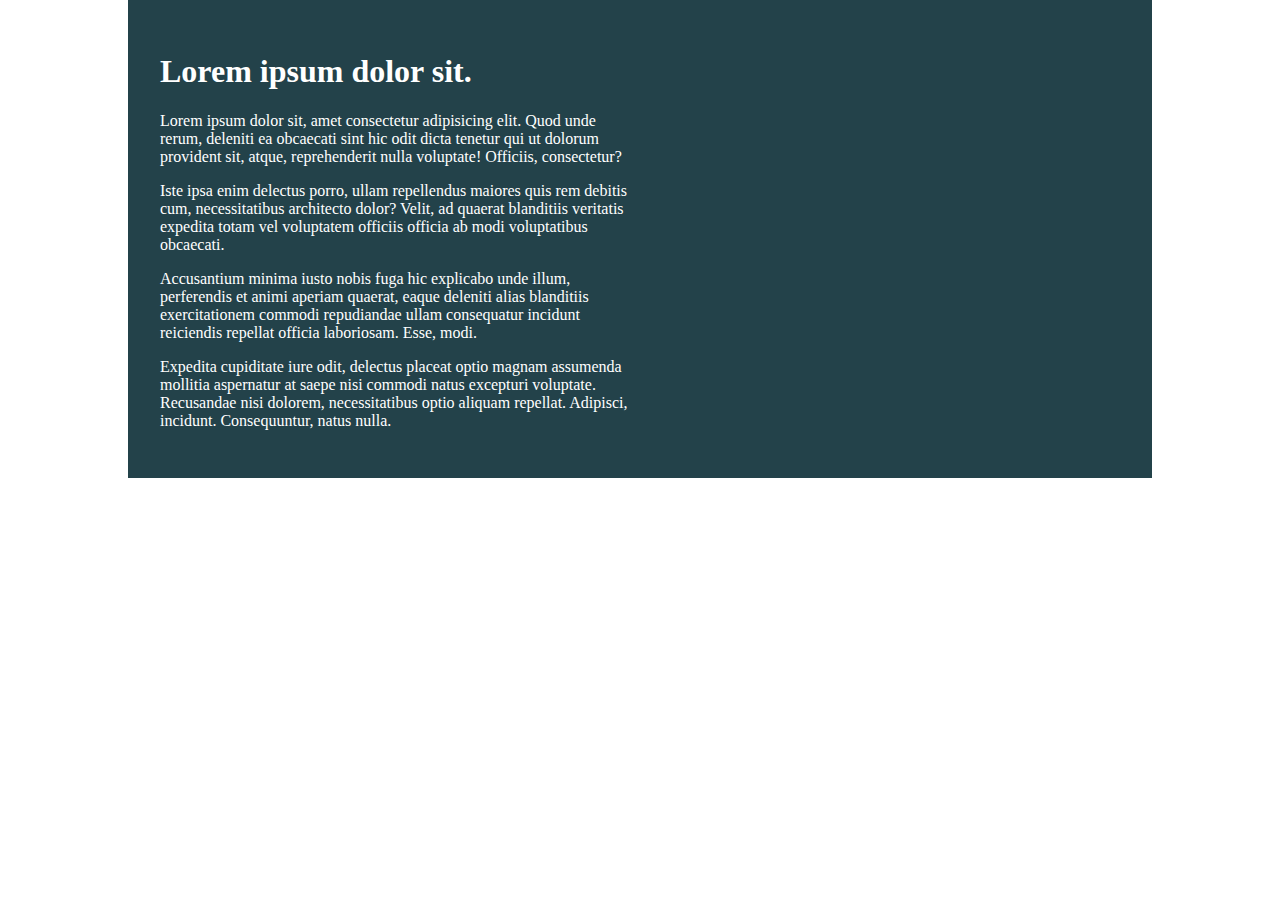
<file: challenge1/index.html>
<!DOCTYPE html>
<html lang="en">

<head>
    <meta charset="UTF-8">
    <meta name="viewport" content="width=device-width, initial-scale=1.0">
    <title>Day 01</title>

    <link rel="stylesheet" href="style.css">
</head>

<body>
    <div class="container">
        <div class="intro-content">
            <h1>Lorem ipsum dolor sit.</h1>
            <p>Lorem ipsum dolor sit, amet consectetur adipisicing elit. Quod unde rerum, deleniti ea obcaecati sint hic
                odit dicta tenetur qui ut dolorum provident sit, atque, reprehenderit nulla voluptate! Officiis,
                consectetur?</p>
            <p>Iste ipsa enim delectus porro, ullam repellendus maiores quis rem debitis cum, necessitatibus architecto
                dolor? Velit, ad quaerat blanditiis veritatis expedita totam vel voluptatem officiis officia ab modi
                voluptatibus obcaecati.</p>
            <p>Accusantium minima iusto nobis fuga hic explicabo unde illum, perferendis et animi aperiam quaerat, eaque
                deleniti alias blanditiis exercitationem commodi repudiandae ullam consequatur incidunt reiciendis
                repellat officia laboriosam. Esse, modi.</p>
            <p>Expedita cupiditate iure odit, delectus placeat optio magnam assumenda mollitia aspernatur at saepe nisi
                commodi natus excepturi voluptate. Recusandae nisi dolorem, necessitatibus optio aliquam repellat.
                Adipisci, incidunt. Consequuntur, natus nulla.</p>
        </div>
    </div>
</body>

</html>
</file>
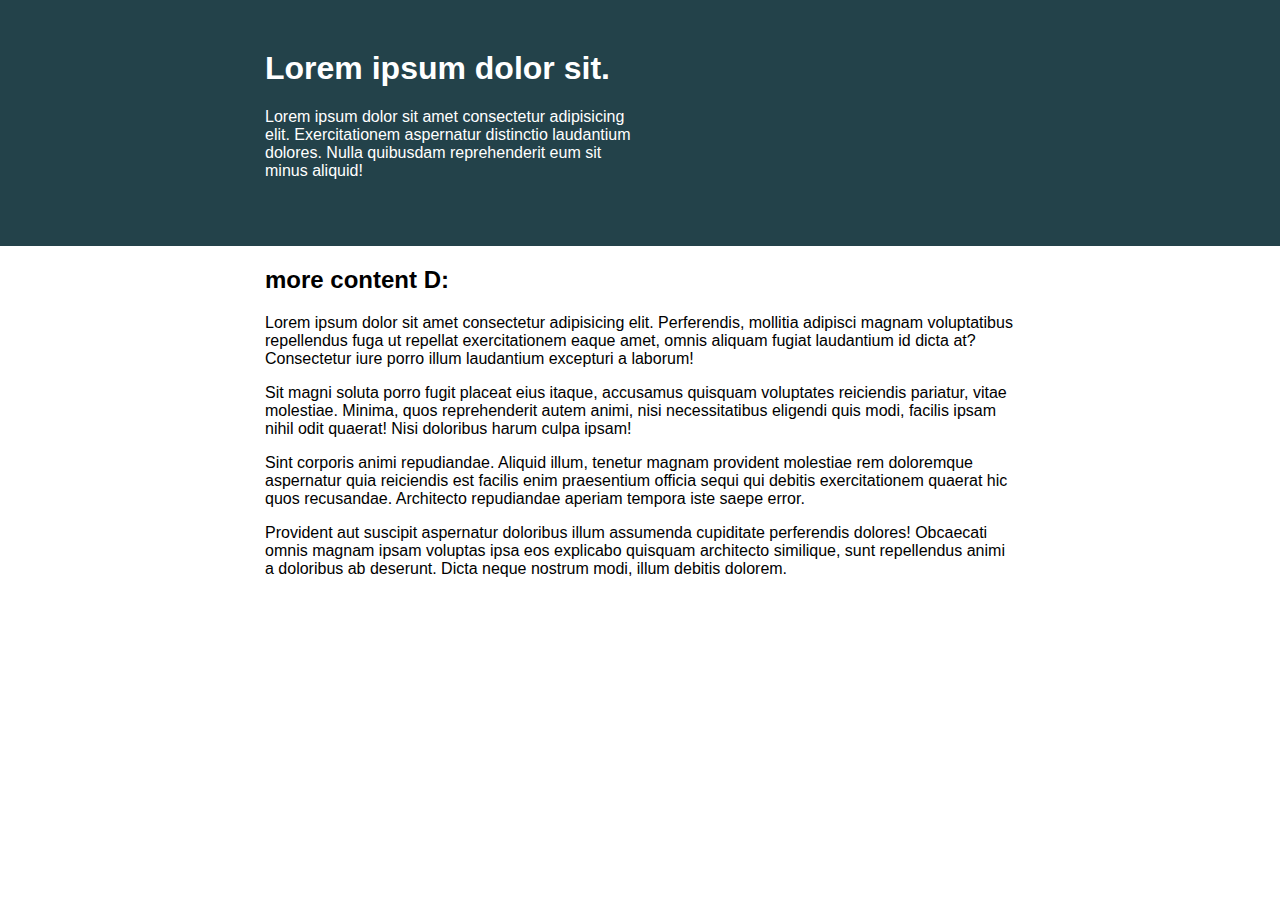
<file: challenge2/index.html>
<!DOCTYPE html>
<html lang="en">
<head> 
    <meta charset="UTF-8">
    <meta name="viewport" content="width=device-width, initial-scale=1.0">
    <title>Day 01</title>
 
    <link rel="stylesheet" href="style.css">
</head>
<body>
    <div class="intro">
        <div class="container">
            <div class="intro-content">
                <h1>Lorem ipsum dolor sit.</h1>
                <p>Lorem ipsum dolor sit amet consectetur adipisicing elit. Exercitationem aspernatur distinctio laudantium dolores. Nulla quibusdam reprehenderit eum sit minus aliquid!</p>
            </div>
        </div>
    </div>
    

    <div class="container">
        <h2>more content D:</h2>
        <p>Lorem ipsum dolor sit amet consectetur adipisicing elit. Perferendis, mollitia adipisci magnam voluptatibus repellendus fuga ut repellat exercitationem eaque amet, omnis aliquam fugiat laudantium id dicta at? Consectetur iure porro illum laudantium excepturi a laborum!</p>
        <p>Sit magni soluta porro fugit placeat eius itaque, accusamus quisquam voluptates reiciendis pariatur, vitae molestiae. Minima, quos reprehenderit autem animi, nisi necessitatibus eligendi quis modi, facilis ipsam nihil odit quaerat! Nisi doloribus harum culpa ipsam!</p>
        <p>Sint corporis animi repudiandae. Aliquid illum, tenetur magnam provident molestiae rem doloremque aspernatur quia reiciendis est facilis enim praesentium officia sequi qui debitis exercitationem quaerat hic quos recusandae. Architecto repudiandae aperiam tempora iste saepe error.</p>
        <p>Provident aut suscipit aspernatur doloribus illum assumenda cupiditate perferendis dolores! Obcaecati omnis magnam ipsam voluptas ipsa eos explicabo quisquam architecto similique, sunt repellendus animi a doloribus ab deserunt. Dicta neque nostrum modi, illum debitis dolorem.</p>
    </div>


</body>
</html>
</file>
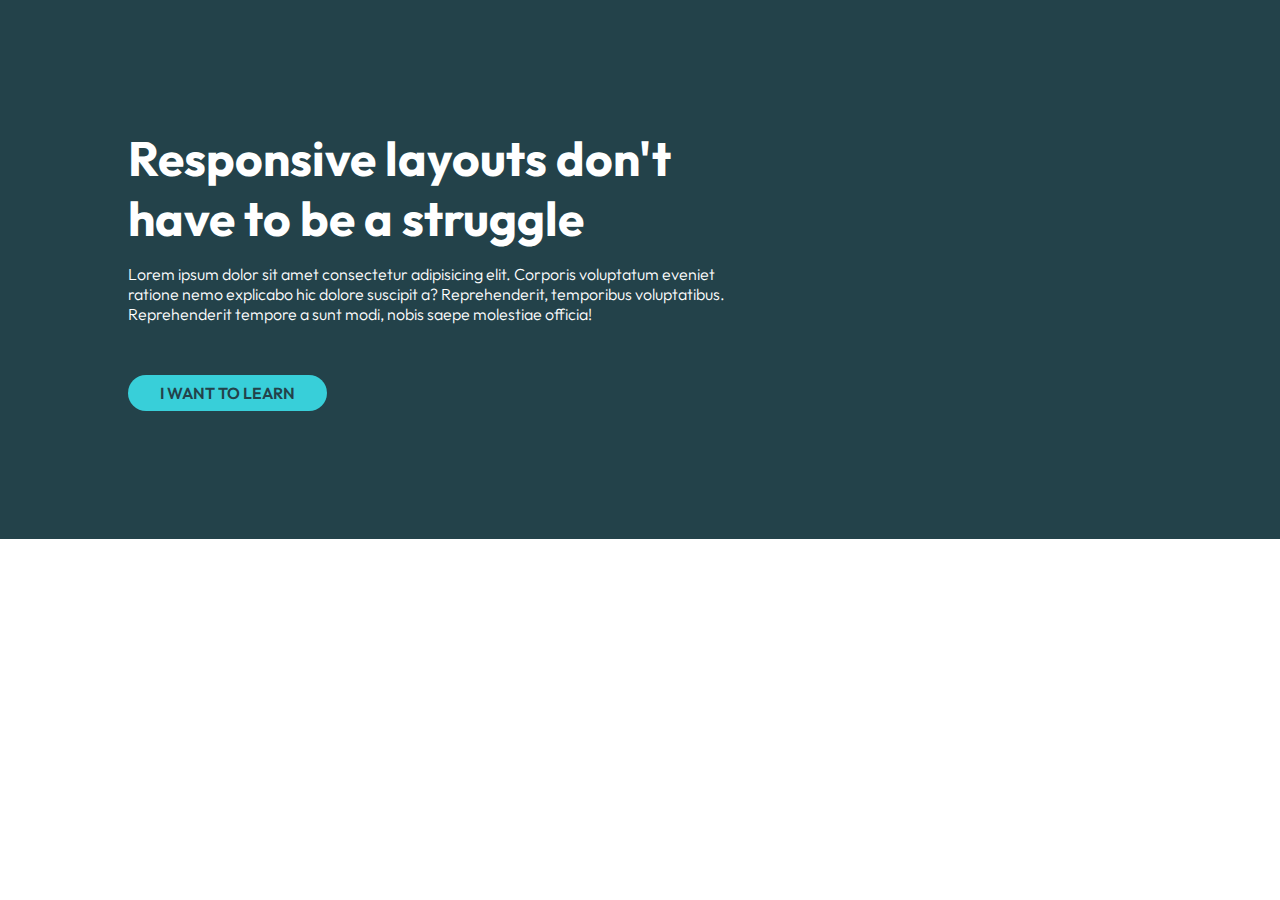
<file: challenge3/index.html>
<!DOCTYPE html>
<html lang="en">
<head>
    <meta charset="UTF-8">
    <meta name="viewport" content="width=device-width, initial-scale=1.0">
    <title>Challenge3</title>
    <link rel="stylesheet" href="style.css">
</head>
<body>
    <div class="text-bg">
        <section class="text">
            <h1>Responsive layouts don't have to be a struggle</h1>
            <p>
                Lorem ipsum dolor sit amet consectetur adipisicing elit. Corporis voluptatum eveniet ratione nemo explicabo 
                hic dolore suscipit a? Reprehenderit, temporibus voluptatibus. Reprehenderit tempore a sunt modi, 
                nobis saepe molestiae officia!
            </p>
            <button>I WANT TO LEARN</button>
        </section>
    </div>
</body>
</html>
</file>
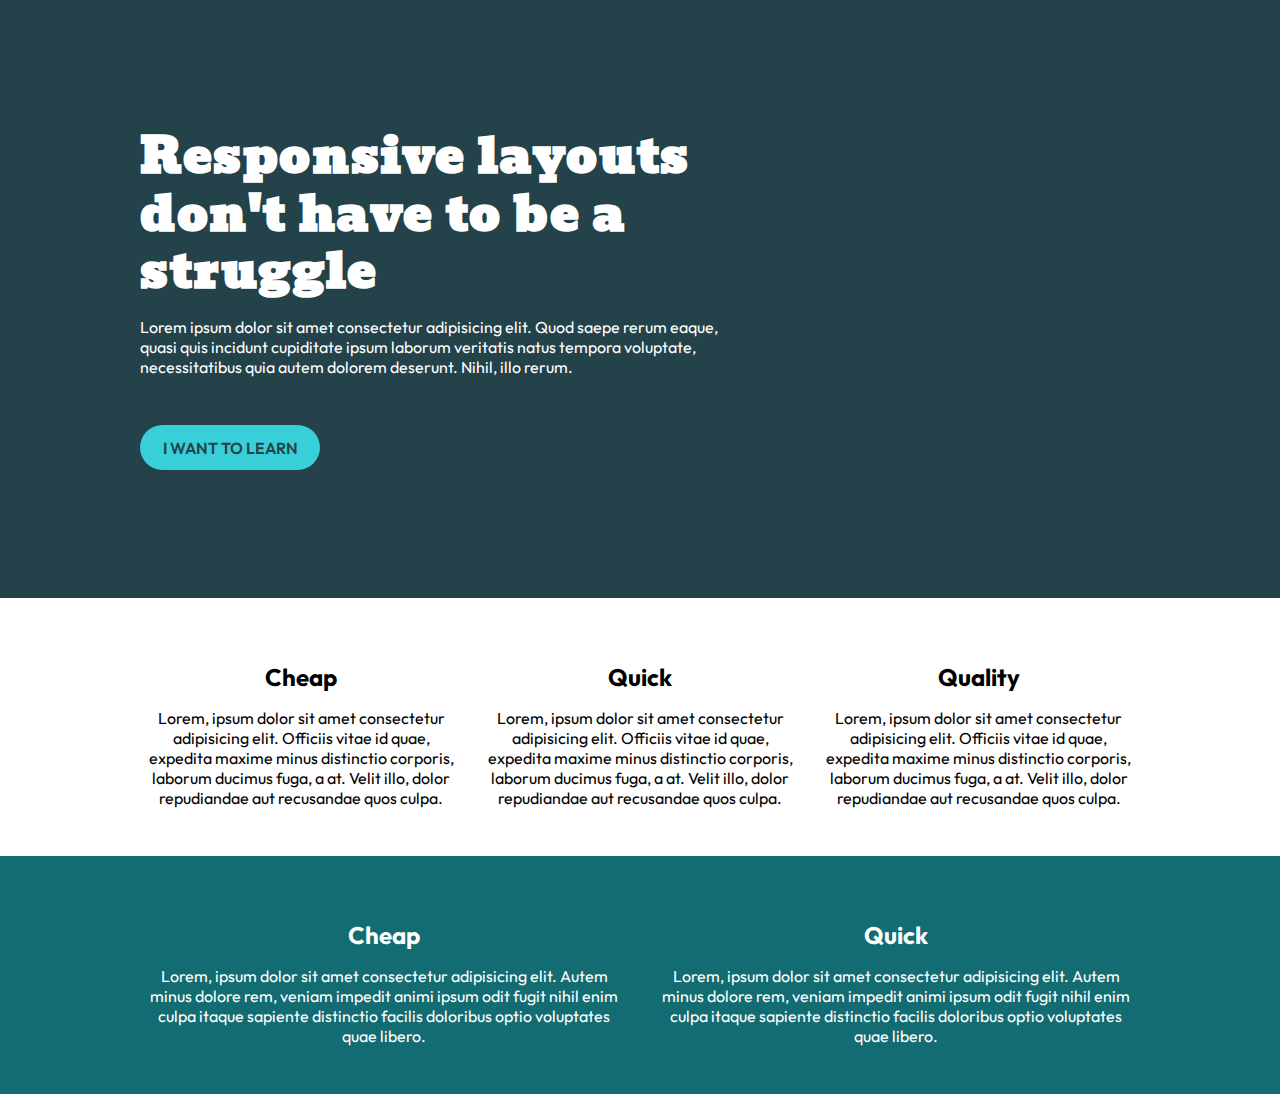
<file: challenge4/index.html>
<!DOCTYPE html>
<html lang="en">
<head>
    <meta charset="UTF-8">
    <meta name="viewport" content="width=device-width, initial-scale=1.0">
    <title>Challenge 3</title>
    <link rel="stylesheet" href="style.css">
</head>
<body>
    <div class="hero">
        <div class="intro">
            <div class="text">
                <h1>Responsive layouts don't have to be a struggle</h1>
                <p>
                    Lorem ipsum dolor sit amet consectetur adipisicing elit. Quod saepe rerum eaque, quasi quis incidunt cupiditate ipsum laborum veritatis natus tempora voluptate, necessitatibus quia autem dolorem deserunt. Nihil, illo rerum.
                </p>
                <button>I want to learn</button>
            </div>
        </div>
    </div>

    <div class="second-part">
        <div class="cols se-one">
            <h2>Cheap</h2>
            <p>
                Lorem, ipsum dolor sit amet consectetur adipisicing elit. Officiis vitae id quae, expedita maxime minus distinctio corporis, laborum ducimus fuga, a at. Velit illo, dolor repudiandae aut recusandae quos culpa.
            </p>
        </div>
        <div class="cols se-two">
            <h2>Quick</h2>
            <p>
                Lorem, ipsum dolor sit amet consectetur adipisicing elit. Officiis vitae id quae, expedita maxime minus distinctio corporis, laborum ducimus fuga, a at. Velit illo, dolor repudiandae aut recusandae quos culpa.
            </p>
        </div>
        <div class="cols se-third">
            <h2>Quality</h2>
            <p>
                Lorem, ipsum dolor sit amet consectetur adipisicing elit. Officiis vitae id quae, expedita maxime minus distinctio corporis, laborum ducimus fuga, a at. Velit illo, dolor repudiandae aut recusandae quos culpa.
            </p>
        </div>
    </div>
    
    <div class="third-wrapper">
        <div class="third-part">
            <div class="colt th-one">
                <h2>Cheap</h2>
                <p>Lorem, ipsum dolor sit amet consectetur adipisicing elit. Autem minus dolore rem, veniam impedit animi ipsum odit fugit nihil enim culpa itaque sapiente distinctio facilis doloribus optio voluptates quae libero.</p>
            </div>
            <div class="colt th-two">
                <h2>Quick</h2>
                <p>Lorem, ipsum dolor sit amet consectetur adipisicing elit. Autem minus dolore rem, veniam impedit animi ipsum odit fugit nihil enim culpa itaque sapiente distinctio facilis doloribus optio voluptates quae libero.</p>
            </div>
        </div>
    </div>
</body>
</html>
</file>
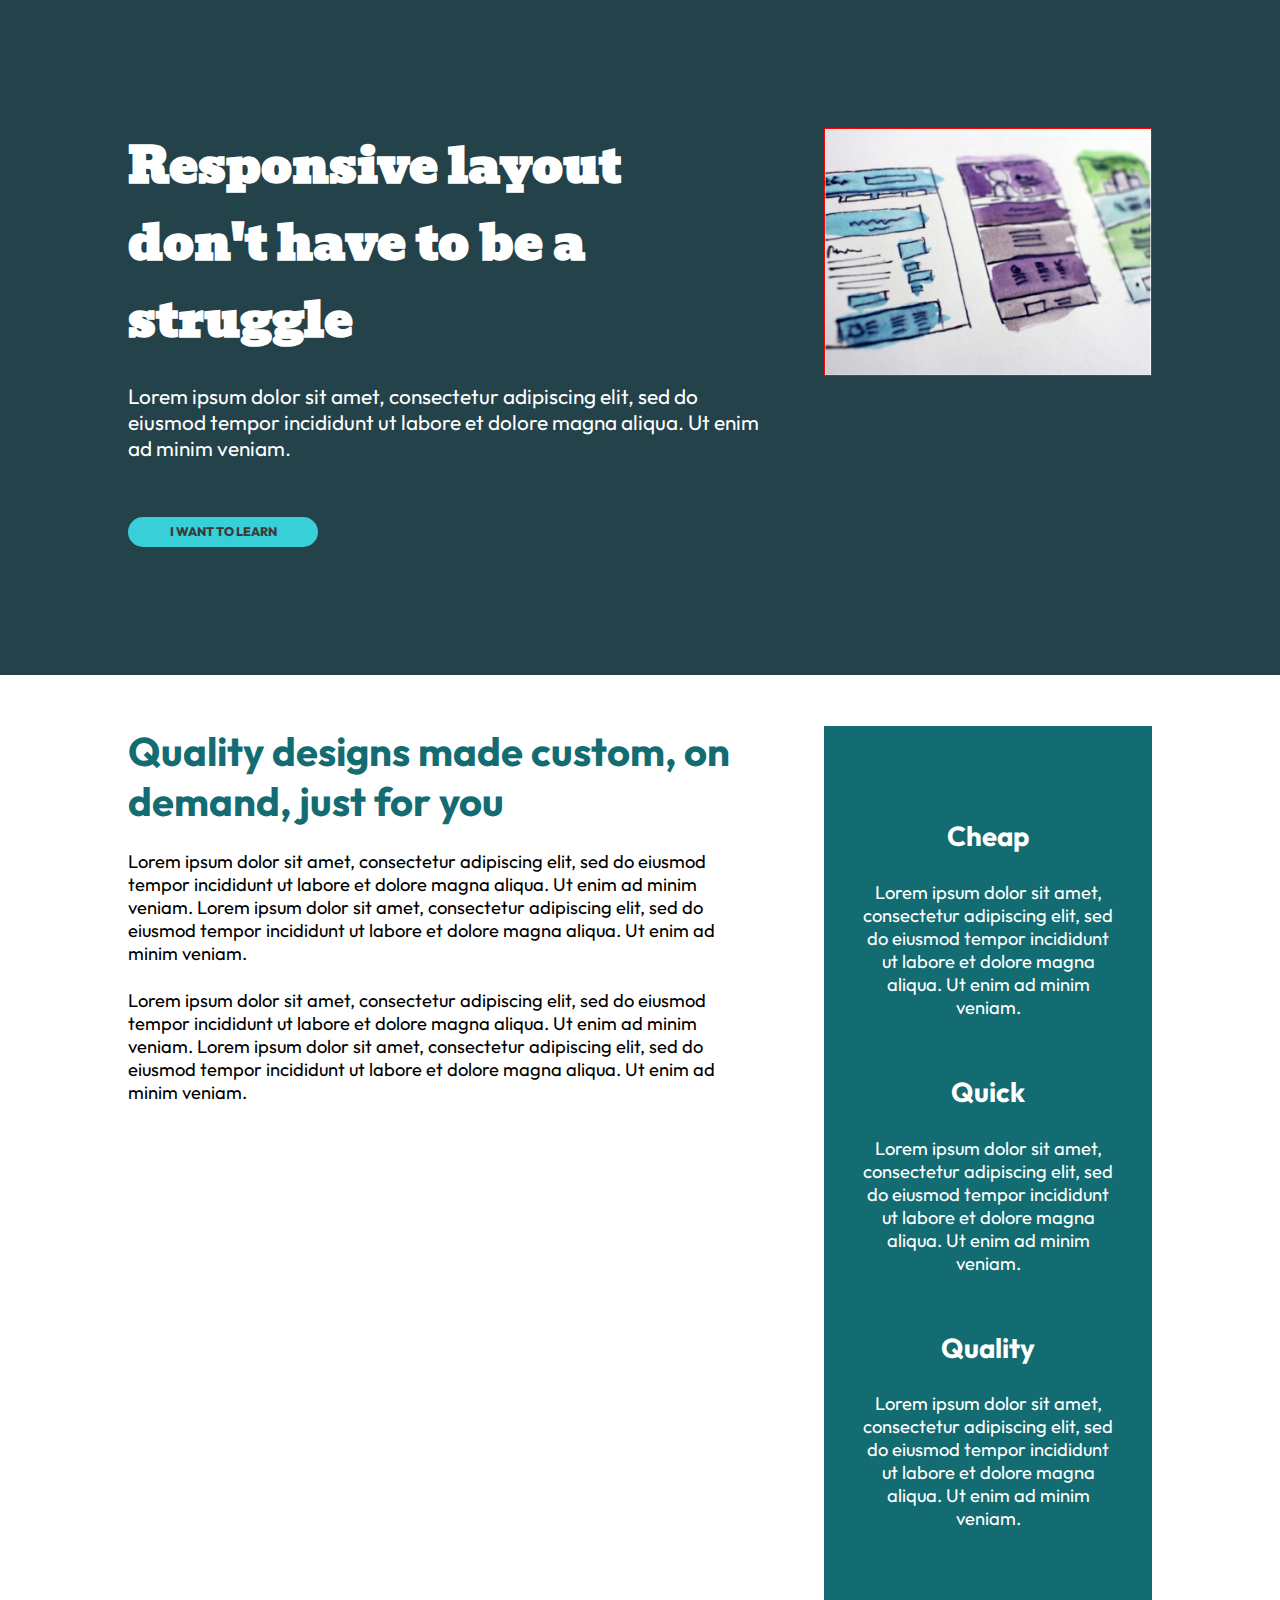
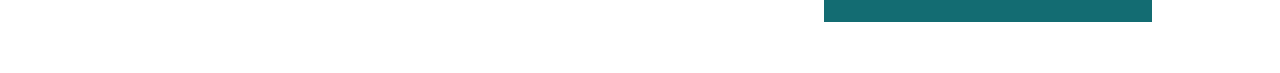
<file: challenge5/index.html>
<!DOCTYPE html>
<html lang="en">
<head>
    <meta charset="UTF-8">
    <meta name="viewport" content="width=device-width, initial-scale=1.0">
    <title>Challenge 5</title>
    <link rel="stylesheet" href="style.css">
</head>
<body>
    <header class="hero">
        <div class="container row">
            <div class="hero__text">
                <h1>Responsive layout don't have to be a struggle</h1>
                <p>
                    Lorem ipsum dolor sit amet, consectetur adipiscing elit, sed do eiusmod 
                    tempor incididunt ut labore et dolore magna aliqua. Ut enim ad minim 
                    veniam.
                </p>
                <a href="">I want to learn</a>
            </div>
            <div class="hero__img">
                <img src="img/hero-img.jpg" alt="">
            </div>
        </div>
    </header>

    <main class="content">
        <div class="container row second">
            <div class="content-1">
                <h2>Quality designs made custom, on demand, just for you</h2>
                <p>
                    Lorem ipsum dolor sit amet, consectetur adipiscing elit, sed do eiusmod 
                    tempor incididunt ut labore et dolore magna aliqua. Ut enim ad minim 
                    veniam. Lorem ipsum dolor sit amet, consectetur adipiscing elit, sed do 
                    eiusmod tempor incididunt ut labore et dolore magna aliqua. Ut enim ad 
                    minim veniam.
                </p>
                <p>
                    Lorem ipsum dolor sit amet, consectetur adipiscing elit, sed do eiusmod 
                    tempor incididunt ut labore et dolore magna aliqua. Ut enim ad minim 
                    veniam. Lorem ipsum dolor sit amet, consectetur adipiscing elit, sed do 
                    eiusmod tempor incididunt ut labore et dolore magna aliqua. Ut enim ad 
                    minim veniam.
                </p>
            </div>
            <div class="content-2">
                <div class="sub content-21">
                    <h2>Cheap</h2>
                    <p> 
                        Lorem ipsum dolor sit amet, 
                        consectetur adipiscing elit, sed do 
                        eiusmod tempor incididunt ut labore et 
                        dolore magna aliqua. Ut enim ad minim 
                        veniam.
                    </p>
                </div>
                <div class="sub content-22">
                    <h2>Quick</h2>
                    <p>
                        Lorem ipsum dolor sit amet, 
                        consectetur adipiscing elit, sed do 
                        eiusmod tempor incididunt ut labore et 
                        dolore magna aliqua. Ut enim ad minim 
                        veniam.
                    </p>
                </div>
                <div class="sub content-23">
                    <h2>Quality</h2>
                    <p>
                        Lorem ipsum dolor sit amet, 
                        consectetur adipiscing elit, sed do 
                        eiusmod tempor incididunt ut labore et 
                        dolore magna aliqua. Ut enim ad minim 
                        veniam.
                    </p>
                </div>
            </div>
        </div>
    </main>
</body>
</html>
</file>
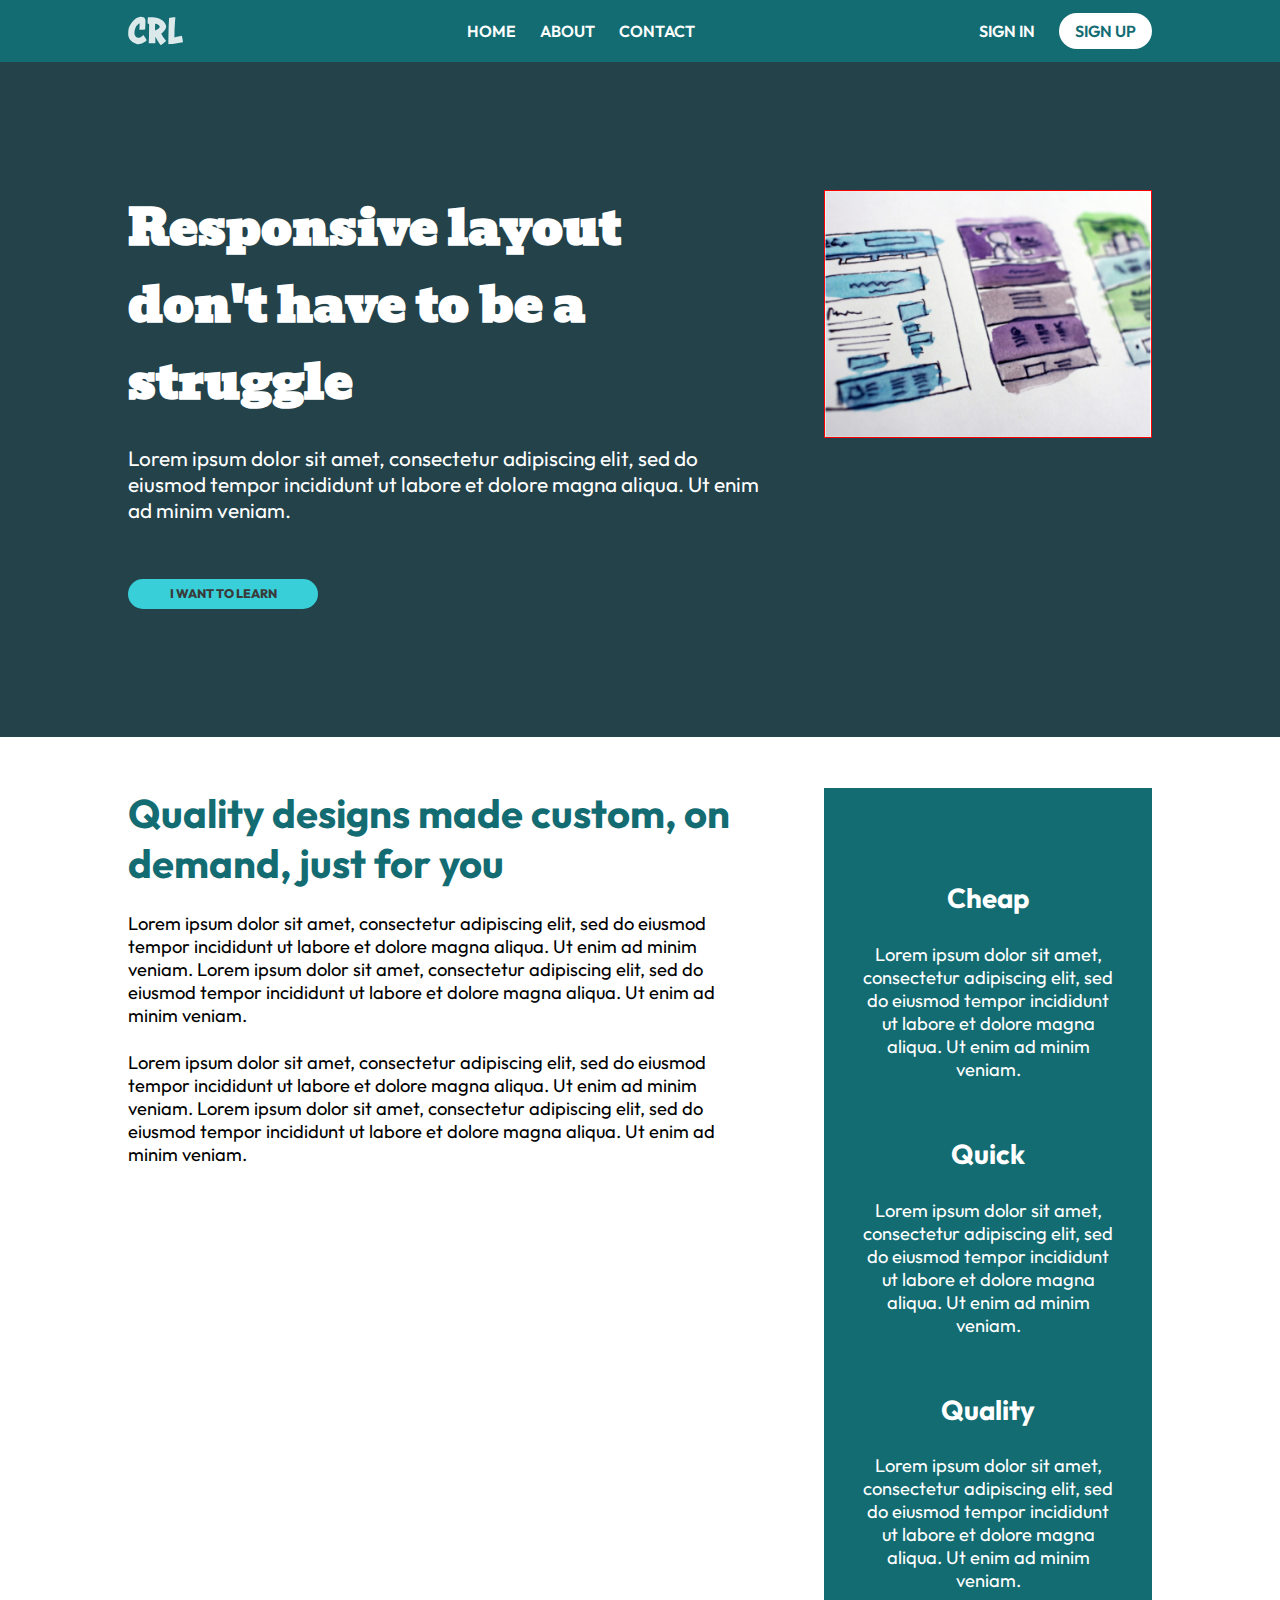
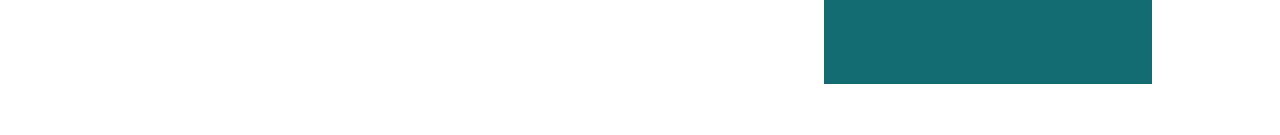
<file: challenge6/index.html>
<!DOCTYPE html>
<html lang="en">
<head>
    <meta charset="UTF-8">
    <meta name="viewport" content="width=device-width, initial-scale=1.0">
    <title>Challenge 5</title>
    <link rel="stylesheet" href="style.css">
</head>
<body>
    <header>
        <nav>
            <ul>
                <li><a href="" class="nav__link"><img src="img/logo.svg" alt=""></a></li>
                <li class="nav__link--right"><a href="" class="nav__link">Home</a></li>
                <li><a href="" class="nav__link">About</a></li>
                <li><a href="" class="nav__link">Contact</a></li>
                <li class="nav__link--right"><a href="" class="nav__link">Sign in</a></li>
                <li><a href="" class="nav__link nav__link--button">Sign up</a></li>
            </ul>
        </nav>
    </header>

    <section class="hero">
        <div class="container row">
            <div class="hero__text">
                <h1>Responsive layout don't have to be a struggle</h1>
                <p>
                    Lorem ipsum dolor sit amet, consectetur adipiscing elit, sed do eiusmod 
                    tempor incididunt ut labore et dolore magna aliqua. Ut enim ad minim 
                    veniam.
                </p>
                <a href="">I want to learn</a>
            </div>
            <div class="hero__img">
                <img src="img/hero-img.jpg" alt="">
            </div>
        </div>
    </section>

    <main class="content">
        <div class="container row second">
            <div class="content-1">
                <h2>Quality designs made custom, on demand, just for you</h2>
                <p>
                    Lorem ipsum dolor sit amet, consectetur adipiscing elit, sed do eiusmod 
                    tempor incididunt ut labore et dolore magna aliqua. Ut enim ad minim 
                    veniam. Lorem ipsum dolor sit amet, consectetur adipiscing elit, sed do 
                    eiusmod tempor incididunt ut labore et dolore magna aliqua. Ut enim ad 
                    minim veniam.
                </p>
                <p>
                    Lorem ipsum dolor sit amet, consectetur adipiscing elit, sed do eiusmod 
                    tempor incididunt ut labore et dolore magna aliqua. Ut enim ad minim 
                    veniam. Lorem ipsum dolor sit amet, consectetur adipiscing elit, sed do 
                    eiusmod tempor incididunt ut labore et dolore magna aliqua. Ut enim ad 
                    minim veniam.
                </p>
            </div>
            <div class="content-2">
                <div class="sub content-21">
                    <h2>Cheap</h2>
                    <p> 
                        Lorem ipsum dolor sit amet, 
                        consectetur adipiscing elit, sed do 
                        eiusmod tempor incididunt ut labore et 
                        dolore magna aliqua. Ut enim ad minim 
                        veniam.
                    </p>
                </div>
                <div class="sub content-22">
                    <h2>Quick</h2>
                    <p>
                        Lorem ipsum dolor sit amet, 
                        consectetur adipiscing elit, sed do 
                        eiusmod tempor incididunt ut labore et 
                        dolore magna aliqua. Ut enim ad minim 
                        veniam.
                    </p>
                </div>
                <div class="sub content-23">
                    <h2>Quality</h2>
                    <p>
                        Lorem ipsum dolor sit amet, 
                        consectetur adipiscing elit, sed do 
                        eiusmod tempor incididunt ut labore et 
                        dolore magna aliqua. Ut enim ad minim 
                        veniam.
                    </p>
                </div>
            </div>
        </div>
    </main>
</body>
</html>
</file>
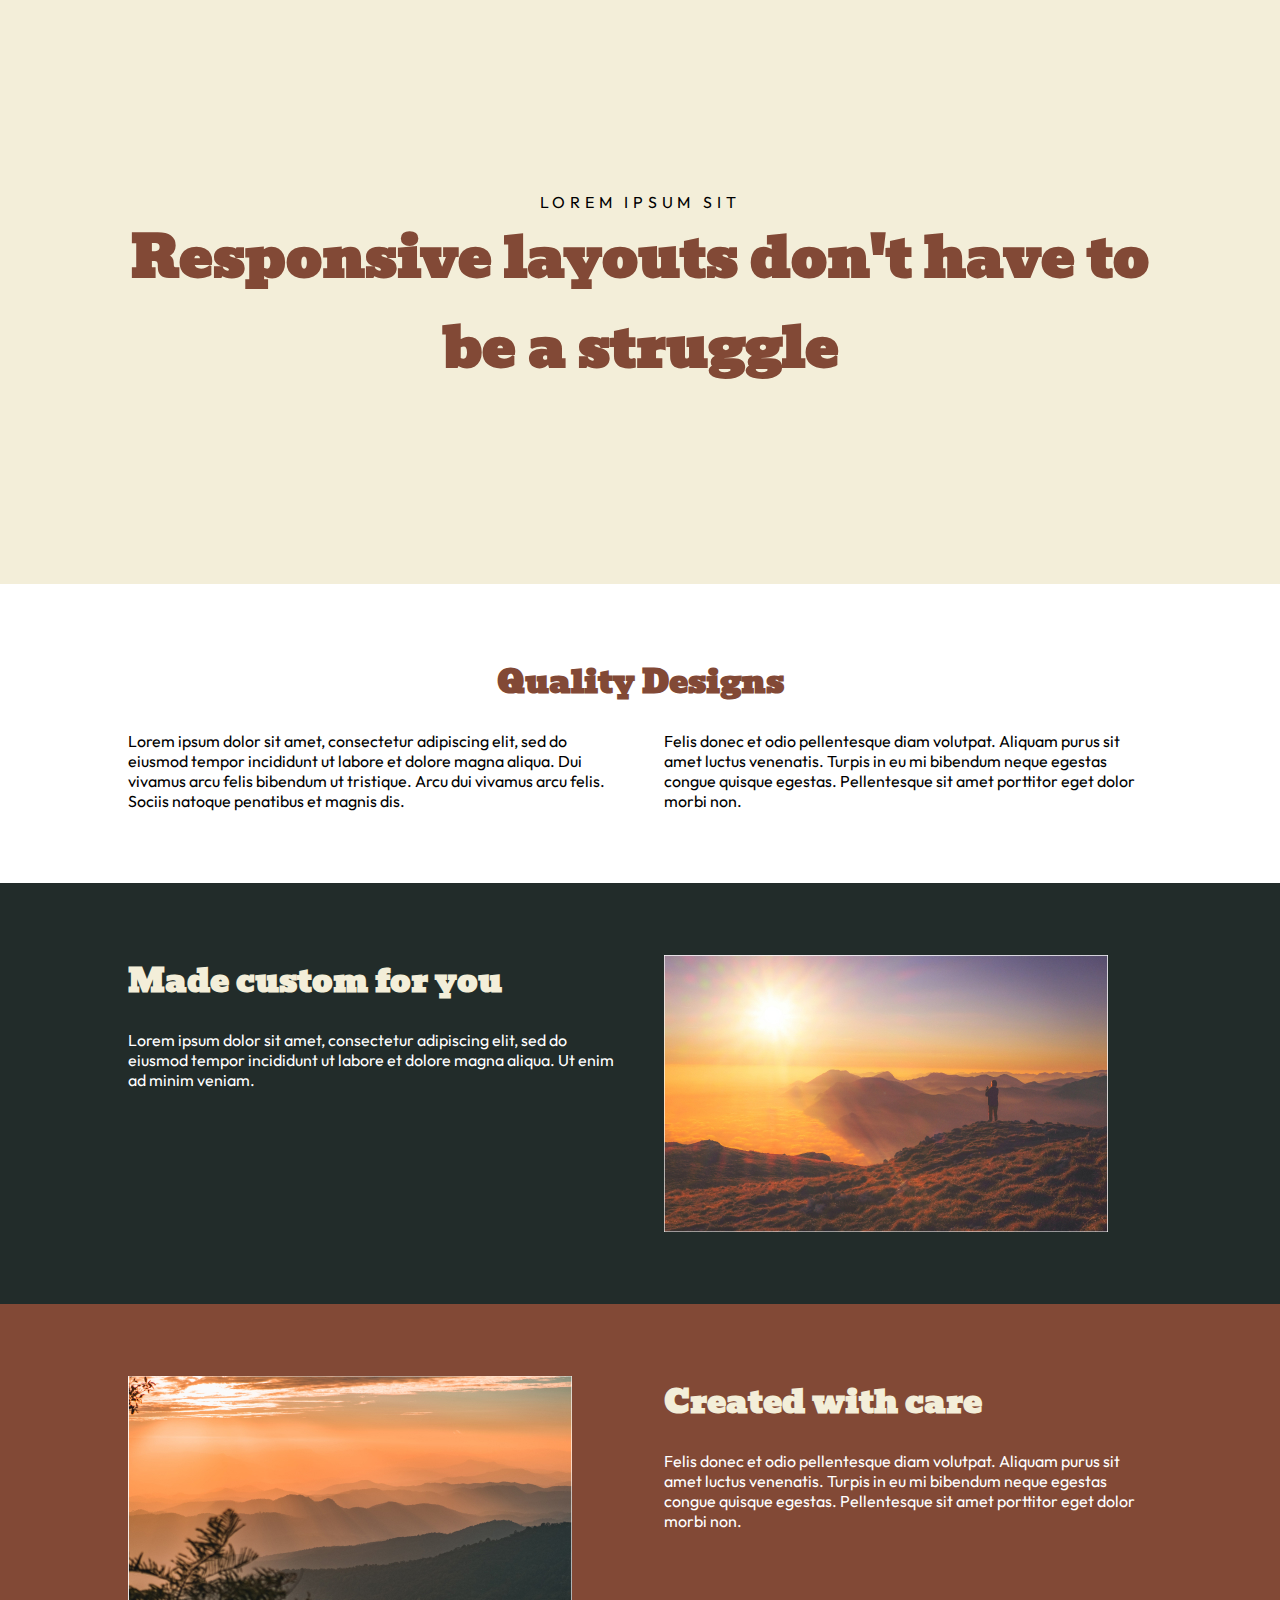
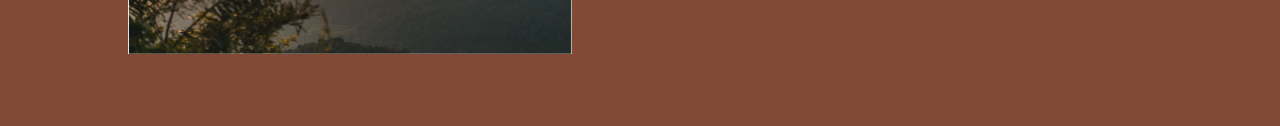
<file: challenge7/index.html>
<!DOCTYPE html>
<html lang="en">
<head>
    <meta charset="UTF-8">
    <meta name="viewport" content="width=device-width, initial-scale=1.0">
    <title>Challenge7</title>
    <link rel="stylesheet" href="style.css">
</head>
<body>
    <header class="hero">
        <section class="container">
            <div class="hero__text">
                <p>Lorem Ipsum Sit</p>
                <h1>Responsive layouts don't have to be a struggle</h1>
            </div>
        </section>
    </header>

    <main class="">
        <section class="container content primary__content">
            <h2>Quality Designs</h2>
            <div class="primary__content--text">
                <p>
                    Lorem ipsum dolor sit amet, consectetur adipiscing elit, 
                    sed do eiusmod tempor incididunt ut labore et dolore 
                    magna aliqua. Dui vivamus arcu felis bibendum ut 
                    tristique. Arcu dui vivamus arcu felis. Sociis natoque 
                    penatibus et magnis dis.
                </p>
                <p>
                    Felis donec et odio pellentesque diam volutpat. Aliquam 
                    purus sit amet luctus venenatis. Turpis in eu mi 
                    bibendum neque egestas congue quisque egestas. 
                    Pellentesque sit amet porttitor eget dolor morbi non.
                </p>
            </div>
        </section>
        <section class="second__content">
            <section class="content">
                <div class="second__content--text">
                    <h2>Made custom for you</h2>
                    <p>
                        Lorem ipsum dolor sit amet, consectetur adipiscing elit, 
                        sed do eiusmod tempor incididunt ut labore et dolore 
                        magna aliqua. Ut enim ad minim veniam.
                    </p>
                </div>
                <div class="second__content--img">
                    <img src="img/image-01.jpg" alt="">
                </div>
            </section>
        </section>
        
        <section class="third__content">
            <section class="content">
                <div class="third__content--text">
                    <h2>Created with care</h2>
                    <p>
                        Felis donec et odio pellentesque diam volutpat. Aliquam 
                        purus sit amet luctus venenatis. Turpis in eu mi 
                        bibendum neque egestas congue quisque egestas. 
                        Pellentesque sit amet porttitor eget dolor morbi non.
                    </p>
                </div>
                <div class="third__content--img">
                    <img src="img/image-02.jpg" alt="">
                </div>
            </section>
        </section>
    </main>
</body>
</html>
</file>
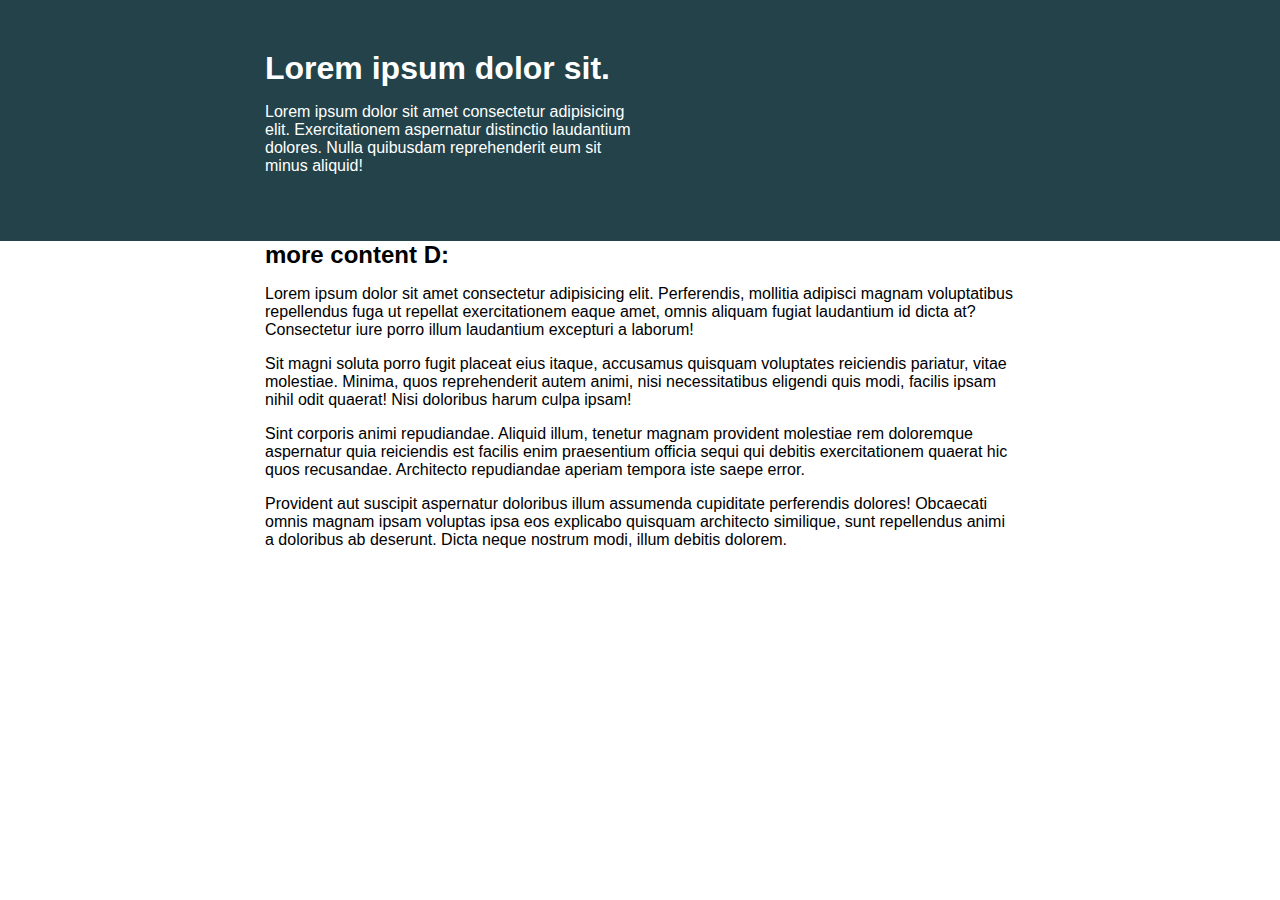
<file: challenge2/challenge02 (1)/index.html>
<!DOCTYPE html>
<html lang="en">
<head> 
    <meta charset="UTF-8">
    <meta name="viewport" content="width=device-width, initial-scale=1.0">
    <title>Day 01</title>
 
    <link rel="stylesheet" href="style.css">
</head>
<body>
    <div class="intro">
        <div class="container">
            <div class="intro-content">
                <h1>Lorem ipsum dolor sit.</h1>
                <p>Lorem ipsum dolor sit amet consectetur adipisicing elit. Exercitationem aspernatur distinctio laudantium dolores. Nulla quibusdam reprehenderit eum sit minus aliquid!</p>
            </div>
        </div>
    </div>

    <div class="container">
        <h2>more content D:</h2>
        <p>Lorem ipsum dolor sit amet consectetur adipisicing elit. Perferendis, mollitia adipisci magnam voluptatibus repellendus fuga ut repellat exercitationem eaque amet, omnis aliquam fugiat laudantium id dicta at? Consectetur iure porro illum laudantium excepturi a laborum!</p>
        <p>Sit magni soluta porro fugit placeat eius itaque, accusamus quisquam voluptates reiciendis pariatur, vitae molestiae. Minima, quos reprehenderit autem animi, nisi necessitatibus eligendi quis modi, facilis ipsam nihil odit quaerat! Nisi doloribus harum culpa ipsam!</p>
        <p>Sint corporis animi repudiandae. Aliquid illum, tenetur magnam provident molestiae rem doloremque aspernatur quia reiciendis est facilis enim praesentium officia sequi qui debitis exercitationem quaerat hic quos recusandae. Architecto repudiandae aperiam tempora iste saepe error.</p>
        <p>Provident aut suscipit aspernatur doloribus illum assumenda cupiditate perferendis dolores! Obcaecati omnis magnam ipsam voluptas ipsa eos explicabo quisquam architecto similique, sunt repellendus animi a doloribus ab deserunt. Dicta neque nostrum modi, illum debitis dolorem.</p>
    </div>
</body>
</html>
</file>
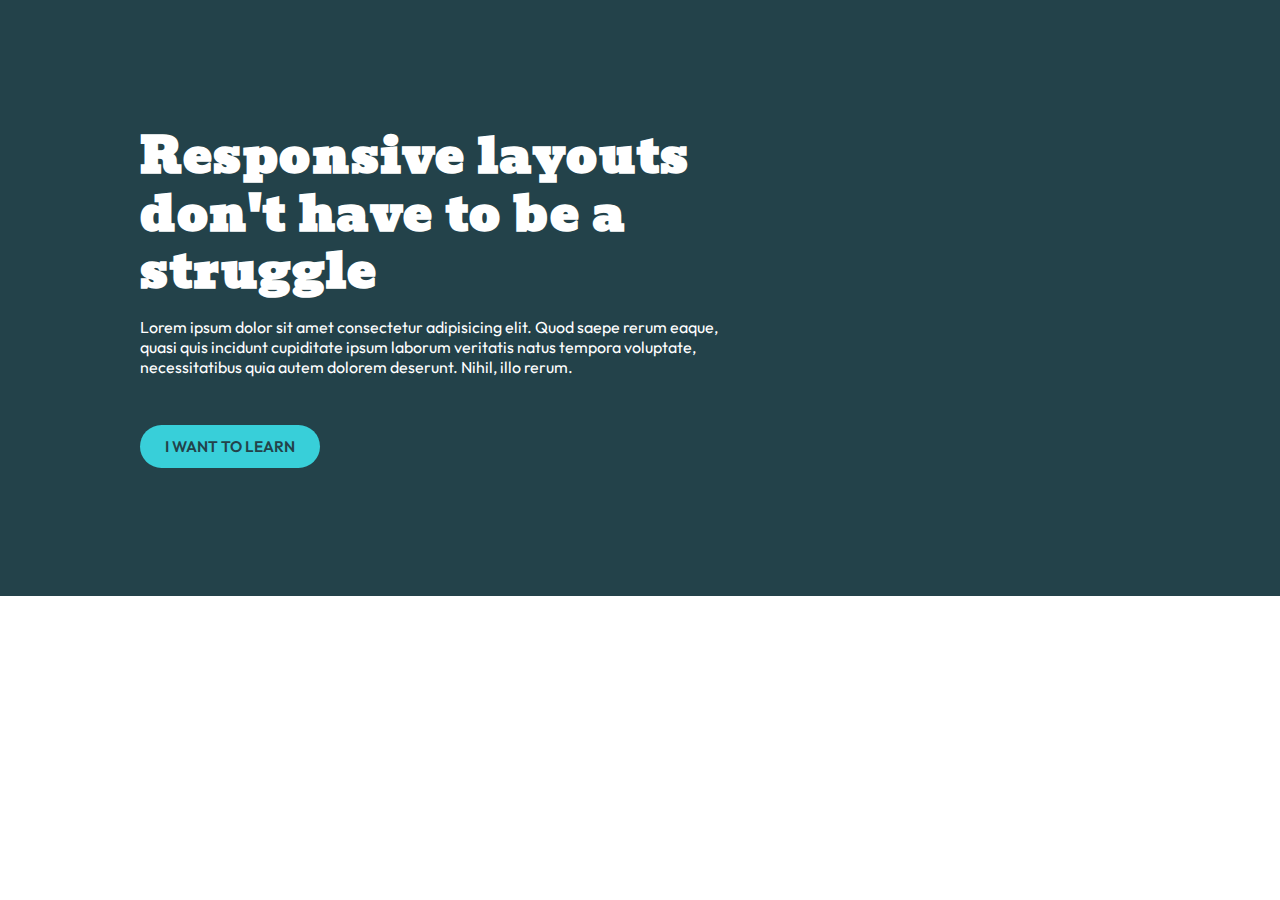
<file: challenge3/cha3/index.html>
<!DOCTYPE html>
<html lang="en">
<head>
    <meta charset="UTF-8">
    <meta name="viewport" content="width=device-width, initial-scale=1.0">
    <title>Challenge 3</title>
    <link rel="stylesheet" href="style.css">
</head>
<body>
    <div class="hero">
        <div class="intro">
            <div class="text">
                <h1>Responsive layouts don't have to be a struggle</h1>
                <p>
                    Lorem ipsum dolor sit amet consectetur adipisicing elit. Quod saepe rerum eaque, quasi quis incidunt cupiditate ipsum laborum veritatis natus tempora voluptate, necessitatibus quia autem dolorem deserunt. Nihil, illo rerum.
                </p>
                <button>I want to learn</button>
            </div>
        </div>
    </div>
</body>
</html>
</file>
<file: challenge1/style.css>
/* INSTRUCTIONS
 *
 * 1) Limit the total width of
 *    the .intro-conent to about half
 *    of it's parent
 *
 * 2) Stop the text from overflowing
 *    out the bottom at small screen
 *    widths
 *
 * You may modify the HTML if needed
 *
 */

* {
  box-sizing: border-box;
}

body {
  margin: 0;
  font-family: bas;
}

.container {
  background: #23424a;
  color: white;

  width: 80%;
  margin: 0 auto;

  padding: 2em;
}

.intro-content {
  width: 50%;
}
</file>
<file: challenge2/style.css>
/* INSTRUCTIONS
 *
 * 1) Keep the text inside .intro-content
 *    in the same place, but have the background
 *    extend from one side of the viewport
 *    to the other, no matter how wide or narrow
 *    the browser is.
 *
 * 2) Limit the maximum width of the text in the
 *    bottom area.
 *
 * You may modify the HTML if needed
 * (you probably should for this challenge)
 *
 */

* {
  box-sizing: border-box;
}

body {
  margin: 0;
  font-family: sans-serif;
}

.container {
  width: 100%;
  max-width: 750px;
  margin: 0 auto;
}

.intro-content {
  width: 50%;
}

h1 {
  margin-top: 0;
}

.intro {
  margin: 0;
  background-color: #23424A;
  color: white;
  padding: 50px 0;
}
</file>
<file: challenge3/style.css>
@import url('https://fonts.googleapis.com/css2?family=Basic&family=Outfit:wght@100..900&family=Roboto:ital,wght@0,100;0,300;0,400;0,500;0,700;0,900;1,100;1,300;1,400;1,500;1,700;1,900&display=swap');
:root{
    --bg: #23424A;
    --bg-button:  #38CFD9;
    --button: #136C72;
    --font: "Outfit";
    --text-font: "Roboto";
}

html {
    box-sizing: border-box;
}

*,
*::before,
*::after {
    box-sizing: inherit;
}

h1, h2, h3, h4 {
    margin: 0;
}

body {
    margin: 0;
    padding: 0;
    color: #ffffff;
    font-family: var(--font);
}

.text-bg {
    background-color: var(--bg);
}

.text {
    width: 70%;
    max-width: 1200px;
    padding: 10vw;
}

.text h1 {
    font-size: 3rem;
}

.text p {
    font-weight: 300;
    margin-bottom: 4vw;
}

button {
    font-size: 1rem;
    padding: 0.5em 2em;
    border-radius: 100px;
    border: 0px;
    background-color: var(--bg-button);
    font-family: var(--font);
    font-weight: 600;
    color: var(--bg);
}
</file>
<file: challenge4/style.css>
@import url('https://fonts.googleapis.com/css2?family=Alfa+Slab+One&family=Bevan:ital@0;1&family=Outfit:wght@100..900&display=swap');

:root {
    --alfa: "Alfa Slab One";
    --outfit: "Outfit";
    --bevan: "Bevan";
    --bg: #23424A;
    --button-font: #136C72;
    --button-bg: #38CFD9;
    --white: #ffffff;
}

html {
    box-sizing: border-box;
}

*,
*:before,
*:after {
    box-sizing: inherit;
}

h1, h2, h3, h4, p {
    margin: 0;
}

body {
    margin: 0;
    padding: 0;
    font-family: var(--outfit);
}

.hero {
    background-color: var(--bg);
    color: var(--white);
}

.intro {
    width: 80%;
    margin: 0 auto;
    max-width: 1000px;
    padding: 8rem 0;
}

.text {
    width: 60%;
}

.text h1 {
    font-family: var(--bevan);
    font-size: 3rem;
    line-height: 1.2;
    letter-spacing: 0.1rem;
    margin-bottom: 1rem;
}

.text p {
    margin-bottom: 3rem;
}

.text button {
    background-color: var(--button-bg);
    color: var(--bg);
    width: 30%;
    padding: 0.8em;
    border-radius: 50px;
    border: 0px var(--button-bg);
    font-family: var(--outfit);
    font-size: 1em;
    font-weight: 600;
    text-transform: uppercase;
}

.text button:hover, button:focus {
    opacity: 0.75;
}

.second-part {
    width: 80%;
    max-width: 1000px;
    margin: 3rem auto;
    display: flex;
    gap: 1rem;
}

.second-part .cols {
    text-align: center;
}

.second-part .cols h2 {
    margin: 1rem 0;
}

.third-wrapper {
    background-color: #136C72;
    color: var(--white);
    padding: 3em 0;
}

.third-part {
    width: 80%;
    max-width: 1000px;
    margin: auto;
    display: flex;
    gap: 1.5rem;
}

.third-part .colt {
    text-align: center;
}

.third-part .colt h2 {
    margin: 1rem auto;
}
</file>
<file: challenge5/style.css>
@import url('https://fonts.googleapis.com/css2?family=Alfa+Slab+One&family=Bevan:ital@0;1&family=Outfit:wght@100..900&display=swap');

:root {
    --alfa: "Alfa Slab One";
    --outfit: "Outfit";
    --bevan: "Bevan";
    --dk-green: #23424A;
    --dk-gray: #3A3A3A;
    --mid-green: #136C72;
    --light-green: #38CFD9;
    --white: #ffffff;
    --black: #000000;
}

html  {
    box-sizing: border-box;
}

*,
*::before,
*::after {
    box-sizing: inherit;
}

h1, h2, h3, h4, p {
    margin: 0;
}

img {
    max-width: 100%;
    display: block;
}

body {
    margin: 0;
    padding: 0;
    font-family: var(--outfit);
}

.hero {
    background-color: var(--dk-green);
    color: var(--white);
    padding: 8rem 0;
}

.container {
    width: 80%;
    margin: 0 auto;
    max-width: 1200px;
    font-size: 1.3rem;
}

.row {
    display: flex;
    justify-content: space-between;
}

.hero__text {
    width: 62%;
    display: flex;
    flex-direction: column;
    gap: 1.5rem;
}

.hero__img {
    width: 32%;
    border: 1px solid red;
    align-self: flex-start;
}

.hero__text h1 {
    font-family: var(--bevan);
    font-size: 3rem;
}

.hero__text a {
    margin-top: 2rem;
    text-decoration: 0;
    text-transform: uppercase;
    text-align: center;
    font-size: 0.6em;
    font-weight: 800;
    background-color: var(--light-green);
    color: var(--dk-gray);
    width: 30%;
    padding: 0.6em;
    border-radius: 1000px;
}

.content {
    padding: 3.2rem 0;
}

.second {
    font-size: 1.15rem;
}

.content-1 {
    width: 62%;
    display: flex;
    flex-direction: column;
    gap: 1.5rem;
}

.content-1 h2 {
    color: var(--mid-green);
    font-size: 2.5rem;
}

.content-2 {
    width: 32%;
    padding: 2em;
    background-color: var(--mid-green);
    color: var(--white);
    text-align: center;
}

.content-2 .sub {
    margin: 3em auto;
}

.content-2 .sub h2 {
    margin-bottom: 1em;
}
</file>
<file: challenge6/style.css>
@import url('https://fonts.googleapis.com/css2?family=Alfa+Slab+One&family=Bevan:ital@0;1&family=Outfit:wght@100..900&display=swap');

:root {
    --alfa: "Alfa Slab One";
    --outfit: "Outfit";
    --bevan: "Bevan";
    --dk-green: #23424A;
    --dk-gray: #3A3A3A;
    --mid-green: #136C72;
    --light-green: #38CFD9;
    --white: #ffffff;
    --black: #000000;
}

html  {
    box-sizing: border-box;
}

*,
*::before,
*::after {
    box-sizing: inherit;
}

h1, h2, h3, h4, p {
    margin: 0;
}

img {
    max-width: 100%;
    display: block;
}

body {
    margin: 0;
    padding: 0;
    font-family: var(--outfit);
}

.hero {
    background-color: var(--dk-green);
    color: var(--white);
    padding: 8rem 0;
}

.container {
    width: 80%;
    margin: 0 auto;
    max-width: 1200px;
    font-size: 1.3rem;
}

.row {
    display: flex;
    justify-content: space-between;
}

.hero__text {
    width: 62%;
    display: flex;
    flex-direction: column;
    gap: 1.5rem;
}

.hero__img {
    width: 32%;
    border: 1px solid red;
    align-self: flex-start;
}

.hero__text h1 {
    font-family: var(--bevan);
    font-size: 3rem;
}

.hero__text a {
    margin-top: 2rem;
    text-decoration: 0;
    text-transform: uppercase;
    text-align: center;
    font-size: 0.6em;
    font-weight: 800;
    background-color: var(--light-green);
    color: var(--dk-gray);
    width: 30%;
    padding: 0.6em;
    border-radius: 1000px;
}

.content {
    padding: 3.2rem 0;
}

.second {
    font-size: 1.15rem;
}

.content-1 {
    width: 62%;
    display: flex;
    flex-direction: column;
    gap: 1.5rem;
}

.content-1 h2 {
    color: var(--mid-green);
    font-size: 2.5rem;
}

.content-2 {
    width: 32%;
    padding: 2em;
    background-color: var(--mid-green);
    color: var(--white);
    text-align: center;
}

.content-2 .sub {
    margin: 3em auto;
}

.content-2 .sub h2 {
    margin-bottom: 1em;
}

header {
    background-color: var(--mid-green);
    padding: 1rem 0;
}

nav {
    width: 80%;
    margin: 0 auto;
    max-width: 1200px;
}

ul {
    margin: 0;
    padding: 0;
    display: flex;
    gap: 1.5rem;
    align-items: center;
}

li {
    list-style: none;
    
}

a {
    text-decoration: none;
    color: var(--white);
    text-transform: uppercase;
    font-weight: 600;
}

.nav__link--button {
    background-color: var(--white);
    color: var(--mid-green);
    padding: 0.5rem 1rem;
    border-radius: 10000px;
}

.nav__link--right {
    /* text-align: right; */
    margin-left: auto;
}
</file>
<file: challenge7/style.css>
@import url('https://fonts.googleapis.com/css2?family=Alfa+Slab+One&family=Bevan:ital@0;1&family=Outfit:wght@100..900&display=swap');

:root {
    --alfa: "Alfa Slab One";
    --bevan: "Bevan";
    --outfit: "Outfit";
    --beige: #F3EED9;
    --brown:  #824936;
    --gray:  #222C2A;
    --white: #ffffff;
}

html {
    box-sizing: border-box;
}

*,
*::before,
*::after {
    box-sizing: inherit;
}

h1, h2, h3, h4, p {
    margin: 0;
}

img {
    max-width: 100%;
    display: block;
}

body {
    margin: 0;
    padding: 0;
    font-family: var(--outfit);
}

.hero {
    background-color: var(--beige);
    padding: 12rem 0;
}

.container {
    width: 80%;
    margin: 0 auto;
    max-width: 1200px;
}

.container .hero__text {
    text-align: center;
}

.container .hero__text h1 {
    font-family: var(--bevan);
    font-size: 3.5rem;
    color: var(--brown);
}

.container .hero__text p {
    text-transform: uppercase;
    letter-spacing: 0.3rem;
}

.content {
    padding: 4.5rem 0;
    width: 80%;
    margin: 0 auto;
    max-width: 1200px;
}

.primary__content h2 {
    text-align: center;
    margin-bottom: 1.5rem;
    font-family: var(--bevan);
    font-size: 2rem;
    color: var(--brown);
}

.primary__content .primary__content--text {
    display: flex;
    gap: 3rem;
}

.primary__content .primary__content--text p {
    width: 50%;
}

.second__content {
    background-color: var(--gray);
    color: var(--white);
}

.second__content .content {
    display: flex;
    gap: 3rem;
}

.second__content .content .second__content--text {
    width: 50%;
}

.second__content .content .second__content--text h2 {
    margin-bottom: 1.5rem;
    font-family: var(--bevan);
    font-size: 2rem;
    color: var(--beige);
}

.second__content .content .second__content--img {
    width: 50%;
    border: 0px;
}

.second__content--img img {
    border: 0px;
}

.third__content {
    background-color: var(--brown);
    color: var(--white);
}

.third__content .content {
    display: flex;
    flex-direction: row-reverse;
    gap: 3rem;
}

.third__content .content .third__content--text {
    width: 50%;
}

.third__content .content .third__content--text h2 {
    margin-bottom: 1.5rem;
    font-family: var(--bevan);
    font-size: 2rem;
    color: var(--beige);
}

.third__content .content .third__content--img {
    width: 50%;
    border: 0px;
}

.third__content--img img {
    border: 0px;
}
</file>
<file: challenge2/challenge02 (1)/style.css>
/* INSTRUCTIONS
 *
 * 1) Keep the text inside .intro-content
 *    in the same place, but have the background
 *    extend from one side of the viewport
 *    to the other, no matter how wide or narrow
 *    the browser is.
 *
 * 2) Limit the maximum width of the text in the
 *    bottom area.
 *
 * You may modify the HTML if needed
 * (you probably should for this challenge)
 *
 */

* {
  box-sizing: border-box;
}

body {
  margin: 0;
  font-family: sans-serif;
}

h1, h2, h3, h4 {
  margin: 0;
}

.container {
  width: 80%;
  margin: 0 auto;
  max-width: 750px;
}

.intro-content {
  width: 50%;
  padding: 50px 0;
}

.intro {
  background-color: #23424A;
  color: white;
}
</file>
<file: challenge3/cha3/style.css>
@import url('https://fonts.googleapis.com/css2?family=Alfa+Slab+One&family=Bevan:ital@0;1&family=Outfit:wght@100..900&display=swap');

:root {
    --alfa: "Alfa Slab One";
    --outfit: "Outfit";
    --bevan: "Bevan";
    --bg: #23424A;
    --button-font: #136C72;
    --button-bg: #38CFD9;
    --white: #ffffff;
}

html {
    box-sizing: border-box;
}

*,
*:before,
*:after {
    box-sizing: inherit;
}

h1, h2, h3, h4, p {
    margin: 0;
}

body {
    margin: 0;
    padding: 0;
}

.hero {
    background-color: var(--bg);
    color: var(--white);
    font-family: var(--outfit);
}

.intro {
    width: 80%;
    margin: 0 auto;
    max-width: 1000px;
    padding: 8rem 0;
}

.text {
    width: 60%;
}

.text h1 {
    font-family: var(--bevan);
    font-size: 3rem;
    line-height: 1.2;
    letter-spacing: 0.1rem;
    margin-bottom: 1rem;
}

.text p {
    margin-bottom: 3rem;
}

.text button {
    background-color: var(--button-bg);
    color: var(--bg);
    width: 30%;
    padding: 0.8em;
    border-radius: 50px;
    border: 0px var(--button-bg);
    font-family: var(--outfit);
    font-size: 1.2vw;
    font-weight: 600;
    text-transform: uppercase;
}

.text button:hover, button:focus {
    opacity: 0.75;
}
</file>
